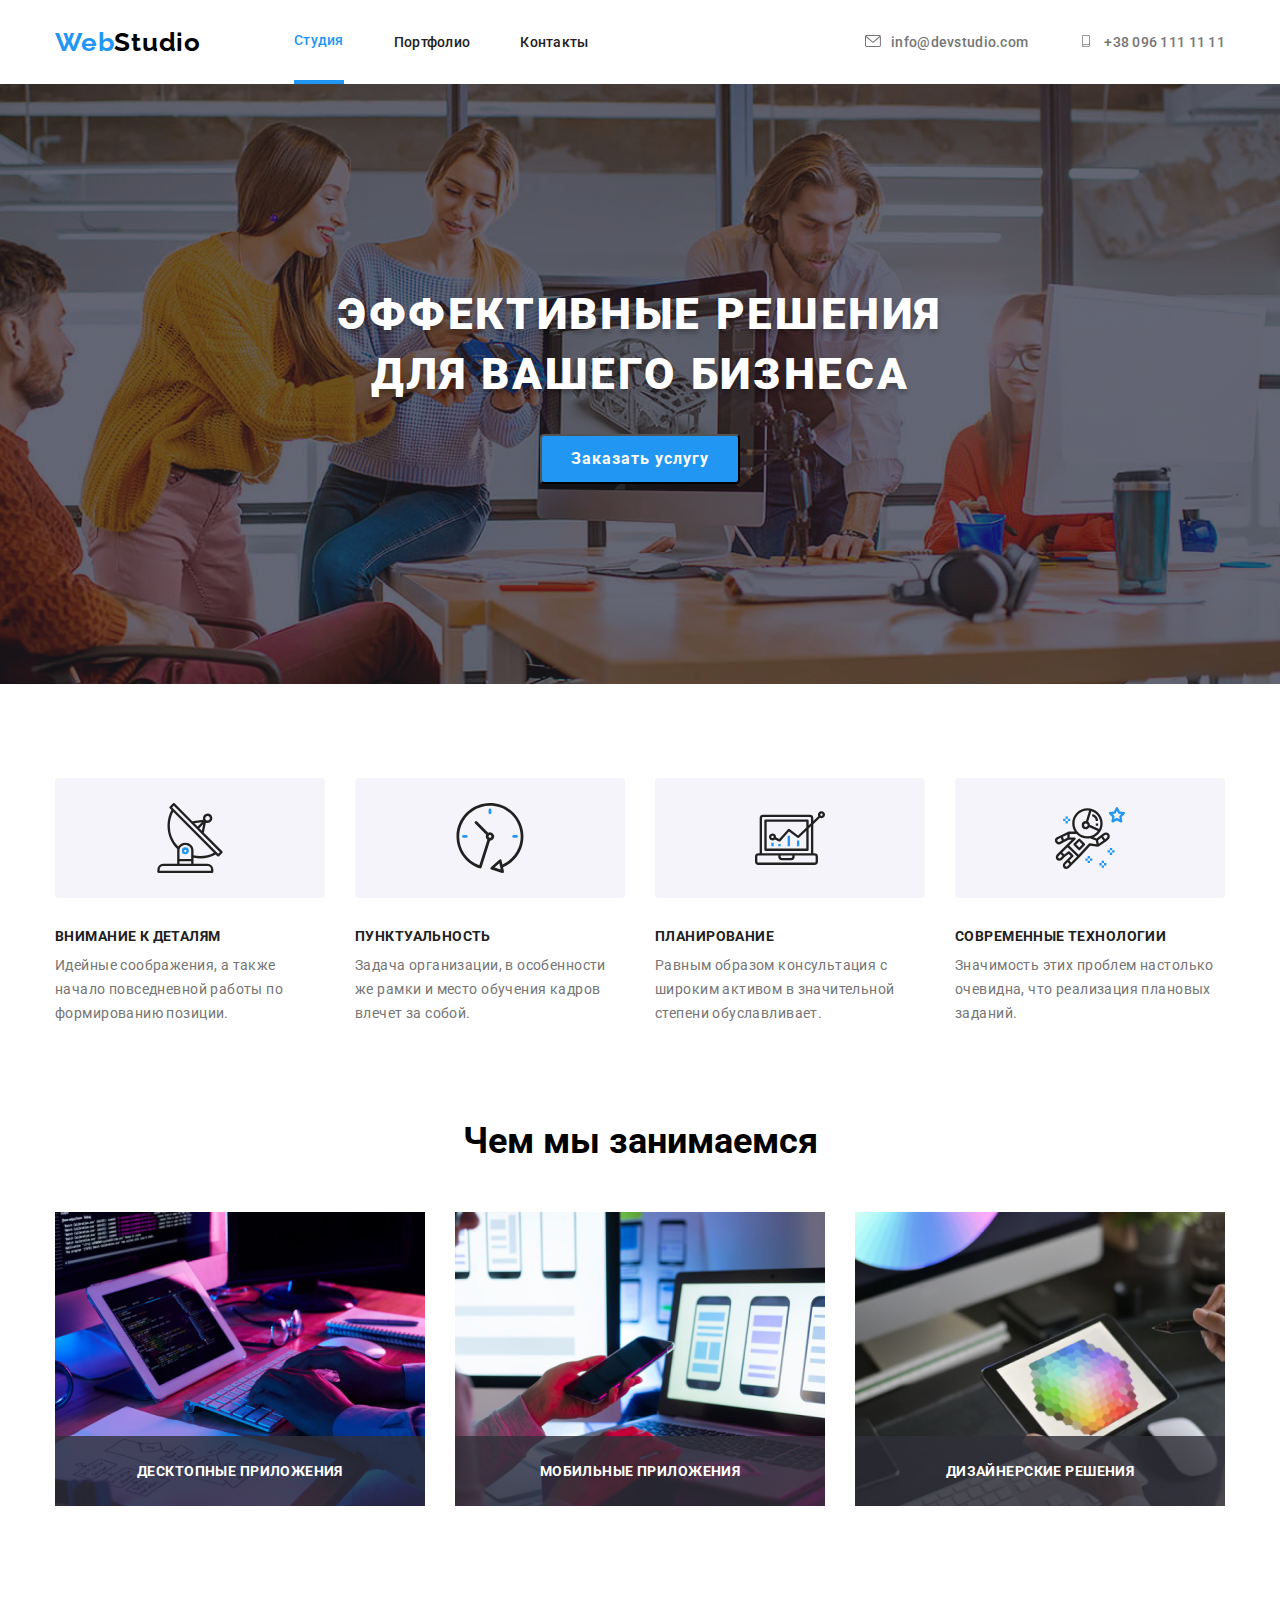
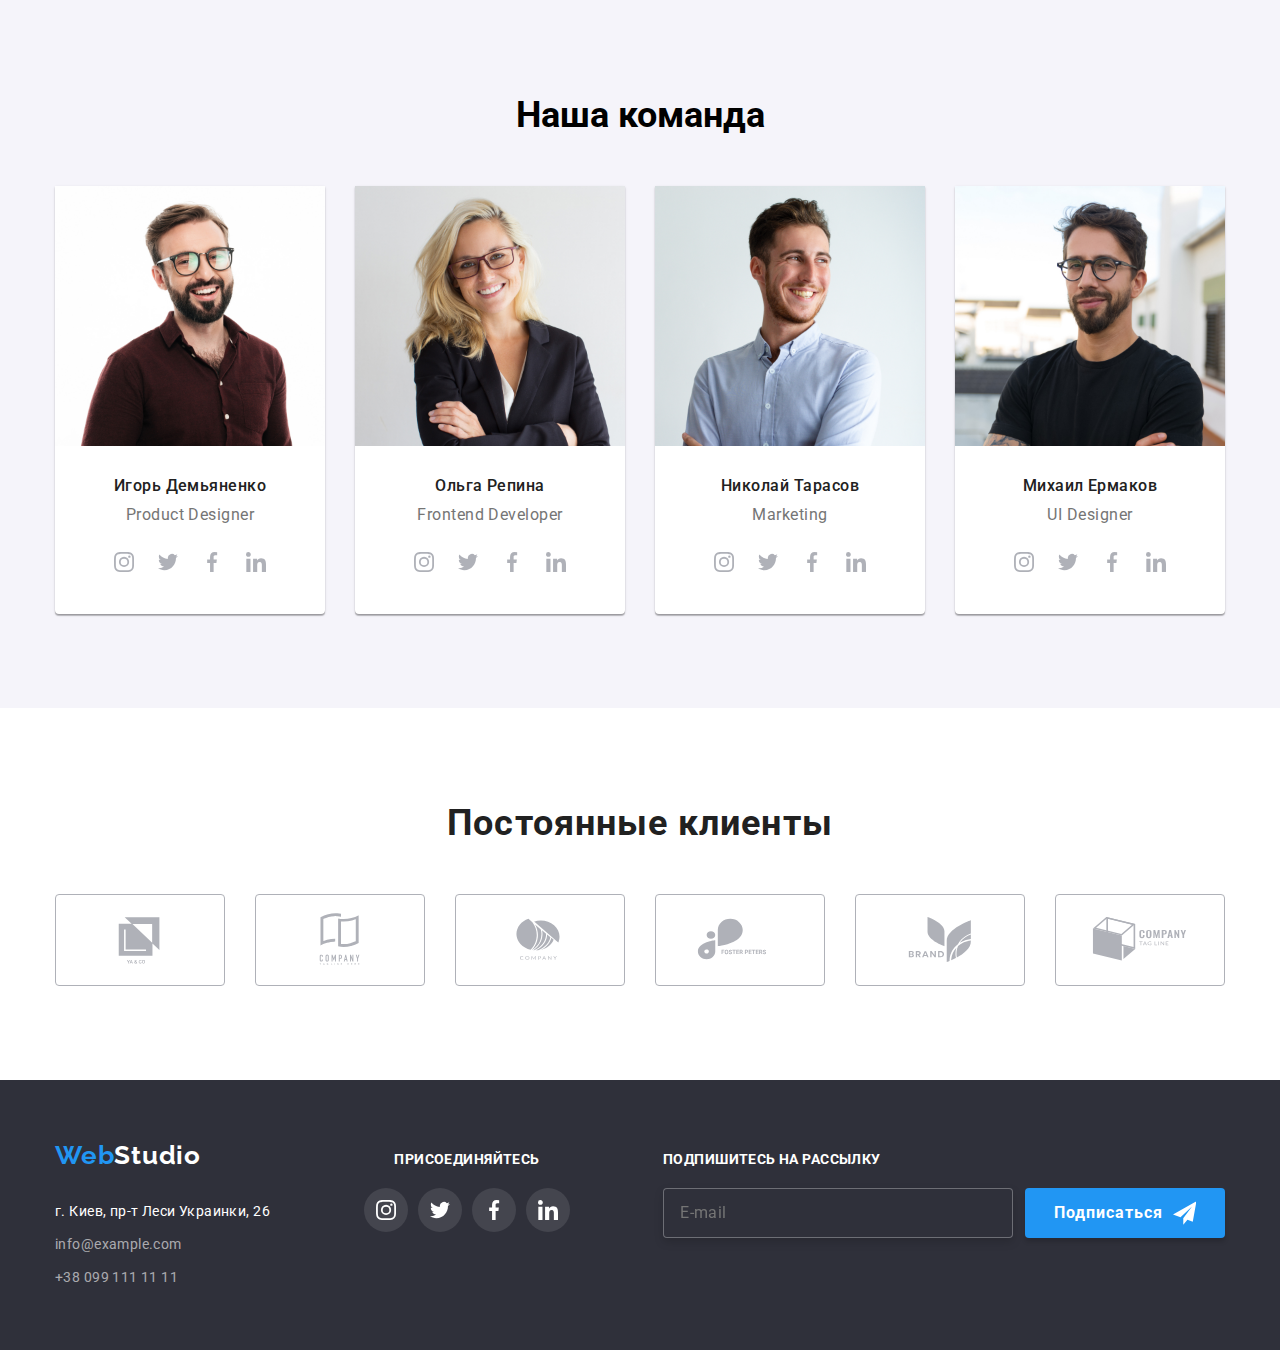
<file: index.html>
<!DOCTYPE html>
<html lang="en">
<head>
    <meta charset="UTF-8">
    <meta http-equiv="X-UA-Compatible" content="IE=edge">
    <meta name="viewport" content="width=device-width, initial-scale=1.0">
    <title>Студия</title>
    <link rel="preconnect" href="https://fonts.googleapis.com">
    <link rel="preconnect" href="https://fonts.gstatic.com" crossorigin>
    <link href="https://fonts.googleapis.com/css2?family=Raleway:wght@700&display=swap" rel="stylesheet">
    <link rel="preconnect" href="https://fonts.googleapis.com">
    <link rel="preconnect" href="https://fonts.gstatic.com" crossorigin>
    <link rel="stylesheet" href="./css/normalize.css">
    <link rel="stylesheet" href="./sass/main.min.css">
    <link rel="stylesheet" href="./sass/main.min.css.map">
<link rel="preconnect" href="https://fonts.googleapis.com">
<link rel="preconnect" href="https://fonts.gstatic.com" crossorigin>
<link href="https://fonts.googleapis.com/css2?family=Roboto:ital,wght@0,100;0,300;0,400;0,500;0,700;0,900;1,100;1,300;1,400;1,500;1,700;1,900&display=swap" rel="stylesheet">
</head>
<body>
    <header class="header">
                        <div class="container header__container" >
                            <nav>
            <div class="header__logo">
                <a href="./index.html" class="header__logo-link"><span class="header__logo-text">Web</span>Studio</a>
            </div>
            
            <ul class="header__list-item" tabindex="0">
                <li class="header__item header__item-exception"><a href="./index.html" class="header__item-link header__active-page" tabindex="0">Студия</a></li>
                <li class="header__item"><a href="./portfolio.html" class="header__item-link" tabindex="0">Портфолио</a></li>
                <li class="header__item"><a href="" class="header__item-link c1 st" tabindex="0">Контакты</a></li>
            </ul>
        </nav>

        <ul class="header__contact-list">
            <li class="header__mail header__contact-list-item" tabindex="0"><a href="mailto:info@devstudio.com" class="" tabindex="0"><svg class="header__contact-list-item-icon" width="16px"
                height="12px">
                <use href="./images/icons.svg#icon-envelope"></use>
            </svg>info@devstudio.com</a></li>
            <li class="header__telephone header__contact-list-item" tabindex="0"><a href="tel:+380961111111" class="" tabindex="0"><svg class="header__contact-list-item-icon" width="16px" height="12px">
                <use href="./images/icons.svg#icon-smartphone"></use>
            </svg>+38 096 111 11 11</a></li>
        </ul>        
            </div>
    


    </header>
    <main>
        <section class="section-one marg back1">
                         <div class="container">
                        

             <h1 class="section-one__title">Эффективные решения для вашего бизнеса </h1>
            <button type="button" class="section-one__order-button" data-modal-open>Заказать услугу</button>    
            </div>
    
            </div>


        </section>

        <section class="section-two marg">
                            <div class="container">
            
            <ul class="section-two__list-benefits">
                
                <li class="section-two__list-benefits-item">
                    <div class="section-two__list-benefits-item-svg">
                                        <svg class="section-two__list-benefits-item-svg-pref-icon" width="70px" height="70px">
                        <use href="./images/icons.svg#icon-antenna"></use>
                    </svg>    
                    </div>

                    <h3 class="section-two__list-benefits-item-title">Внимание к деталям</h3>
                    <p class="section-two__list-benefits-item-text">Идейные соображения, а также начало повседневной работы по формированию позиции.</p>
                  </li>
                  <li class="section-two__list-benefits-item">
                    <div class="section-two__list-benefits-item-svg">
                                        <svg class="section-two__list-benefits-item-svg-pref-icon" width="70px" height="70px">
                        <use href="./images/icons.svg#icon-clock"></use>
                    </svg>    
                    </div>

                    <h3 class="section-two__list-benefits-item-title">Пунктуальность</h3>
                    <p class="section-two__list-benefits-item-text">
                      Задача организации, в особенности же рамки и место обучения кадров влечет за собой.
                    </p>
                  </li>
                  <li class="section-two__list-benefits-item">
                    <div class="section-two__list-benefits-item-svg">
                                        <svg class="section-two__list-benefits-item-svg-pref-icon" width="70px" height="70px">
                        <use href="./images/icons.svg#icon-diagram"></use>
                    </svg>    
                    </div>

                    <h3 class="section-two__list-benefits-item-title">Планирование</h3>
                    <p class="section-two__list-benefits-item-text">
                      Равным образом консультация с широким активом в значительной степени обуславливает.
                    </p>
                  </li>
                  <li class="section-two__list-benefits-item">
                    <div class="section-two__list-benefits-item-svg">
                                        <svg class="section-two__list-benefits-item-svg-pref-icon" width="70px" height="70px">
                        <use href="./images/icons.svg#icon-astronaut"></use>
                    </svg>    
                    </div>

                    <h3 class="section-two__list-benefits-item-title">Современные технологии</h3>
                    <p class="section-two__list-benefits-item-text">Значимость этих проблем настолько очевидна, что реализация плановых заданий.</p>
                  </li>
            </ul>    
            </div>
                
            </div>

        </section>
        <section class="section-three marg what-we-do">
                         <div class="container">
                         
       <h2 class="section-three__title">Чем мы занимаемся</h2>
                   
             <ul class="section-three__list-image">
                <li class="section-three__list-image-item">
                <img src="images/img7.png" alt="написание кода" class="section-three__list-image-item-image">
                <p class="section-three__list-image-item-signature">Десктопные приложения</p>
                </li>
                <li class="section-three__list-image-item">
                    <img src="images/img3.png" alt="разработка дизайна мобильных приложений" class="section-three__list-image-item-image">
                <p class="section-three__list-image-item-signature">МОБИЛЬНЫЕ ПРИЛОЖЕНИЯ</p>
                </li>
                <li class="section-three__list-image-item">
                    <img src="images/img1.png" alt="работа с изображением" class="section-three__list-image-item-image">
                    <p class="section-three__list-image-item-signature">ДИЗАЙНЕРСКИЕ РЕШЕНИЯ</p>
                </li>
            </ul>   
            </div>
            
    </div>   
            </div>
   

        </section>


        <section class="section-four marg">
                         <div class="container">
                         
            <h2>Наша команда</h2>
            <ul class="section-four__team-list">
            <li class="section-four__team-list-item">
                <div class="section-four__team-list-item-card">
<img src="images/img6.jpg" alt="Игорь Демьяненко" width="270"><h3 class="isk section-four__team-list-item-card-name">Игорь Демьяненко</h3><p class="section-four__team-list-item-card-text">Product Designer</p><div class="section-four__team-list-item-card-social-links">
                <ul class="section-four__team-list-item-card-links">
                    <li class="section-four__team-list-item-card-links-svg">
                        <a class="sli" href="">
                            <svg class="section-four__team-list-item-card-links-icon" width="20px" height="20px">
                                <use href="./images/icons.svg#icon-insta"> </use>
                            </svg>
                        </a>
                    </li>
                    <li class="section-four__team-list-item-card-links-svg">
                        <a class="sli" href=""><svg class="section-four__team-list-item-card-links-icon" width="20px" height="20px">
                                <use href="./images/icons.svg#icon-twitter"> </use>
                            </svg></a>
                    </li>
                    <li class="section-four__team-list-item-card-links-svg">
                        <a class="sli" href=""><svg class="section-four__team-list-item-card-links-icon" width="20px" height="20px">
                                <use href="./images/icons.svg#icon-fb"> </use>
                            </svg></a>
                    </li>
                    <li class="section-four__team-list-item-card-links-svg">
                        <a class="sli" href=""><svg class="section-four__team-list-item-card-links-icon" width="20px" height="20px">
                                <use href="./images/icons.svg#icon-linkd"> </use>
                            </svg></a>
                    </li>
                </ul>
            </div>
                </div>
                </li>
           
               <div class="class1">
                <div class="section-four__team-list-item-card">
                 <li class="section-four__team-list-item">
                    <img src="images/img2.jpg" alt="Ольга Репина" width="270">
                    <h3 class="isk section-four__team-list-item-card-name">Ольга Репина</h3>
                    <p class="section-four__team-list-item-card-text">Frontend Developer</p>
                    <div class="section-four__team-list-item-card-social-links">
                <ul class="section-four__team-list-item-card-links">
                    <li class="section-four__team-list-item-card-links-svg">
                        <a class="sli" href="">
                            <svg class="section-four__team-list-item-card-links-icon" width="20px" height="20px">
                                <use href="./images/icons.svg#icon-insta"> </use>
                            </svg>
                        </a>
                    </li>
                    <li class="section-four__team-list-item-card-links-svg">
                        <a class="sli" href=""><svg class="section-four__team-list-item-card-links-icon" width="20px" height="20px">
                                <use href="./images/icons.svg#icon-twitter"> </use>
                            </svg></a>
                    </li>
                    <li class="section-four__team-list-item-card-links-svg">
                        <a class="sli" href=""><svg class="section-four__team-list-item-card-links-icon" width="20px" height="20px">
                                <use href="./images/icons.svg#icon-fb"> </use>
                            </svg></a>
                    </li>
                    <li class="section-four__team-list-item-card-links-svg">
                        <a class="sli" href=""><svg class="section-four__team-list-item-card-links-icon" width="20px" height="20px">
                                <use href="./images/icons.svg#icon-linkd"> </use>
                            </svg></a>
                    </li>
                </ul>
            </div>
               </div>
               </div>
                
                 </li>
            <li class="section-four__team-list-item">
                <div class="section-four__team-list-item-card">
                <img src="images/img4.jpg" alt="Николай Тарасов" width="270"><h3 class="isk section-four__team-list-item-card-name">Николай Тарасов</h3><p class="section-four__team-list-item-card-text">Marketing</p><div class="section-four__team-list-item-card-social-links">
                <ul class="section-four__team-list-item-card-links">
                    <li class="section-four__team-list-item-card-links-svg">
                        <a class="sli" href="">
                            <svg class="section-four__team-list-item-card-links-icon" width="20px" height="20px">
                                <use href="./images/icons.svg#icon-insta"> </use>
                            </svg>
                        </a>
                    </li>
                    <li class="section-four__team-list-item-card-links-svg">
                        <a class="sli" href=""><svg class="section-four__team-list-item-card-links-icon" width="20px" height="20px">
                                <use href="./images/icons.svg#icon-twitter"> </use>
                            </svg></a>
                    </li>
                    <li class="section-four__team-list-item-card-links-svg">
                        <a class="sli" href=""><svg class="section-four__team-list-item-card-links-icon" width="20px" height="20px">
                                <use href="./images/icons.svg#icon-fb"> </use>
                            </svg></a>
                    </li>
                    <li class="section-four__team-list-item-card-links-svg">
                        <a class="sli" href=""><svg class="section-four__team-list-item-card-links-icon" width="20px" height="20px">
                                <use href="./images/icons.svg#icon-linkd"> </use>
                            </svg></a>
                    </li>
                </ul>
            </div>    
                </div>
                </li>
            <li class="section-four__team-list-item">
                <div class="section-four__team-list-item-card">
<img src="images/img5.jpg" alt="Михаил Ермаков" width="270"><h3 class="isk section-four__team-list-item-card-name">Михаил Ермаков</h3><p class="section-four__team-list-item-card-text">UI Designer</p><div class="section-four__team-list-item-card-social-links">
                <ul class="section-four__team-list-item-card-links">
                    <li class="section-four__team-list-item-card-links-svg">
                        <a class="sli" href="">
                            <svg class="section-four__team-list-item-card-links-icon" width="20px" height="20px">
                                <use href="./images/icons.svg#icon-insta"> </use>
                            </svg>
                        </a>
                    </li>
                    <li class="section-four__team-list-item-card-links-svg">
                        <a class="sli" href="" ><svg class="section-four__team-list-item-card-links-icon" width="20px" height="20px">
                                <use href="./images/icons.svg#icon-twitter"> </use>
                            </svg></a>
                    </li>
                    <li class="section-four__team-list-item-card-links-svg">
                        <a class="sli" href=""><svg class="section-four__team-list-item-card-links-icon" width="20px" height="20px">
                                <use href="./images/icons.svg#icon-fb"> </use>
                            </svg></a>
                    </li>
                    <li class="section-four__team-list-item-card-links-svg">
                        <a class="sli" href=""><svg class="section-four__team-list-item-card-links-icon" width="20px" height="20px">
                                <use href="./images/icons.svg#icon-linkd"> </use>
                            </svg></a>
                    </li>
                </ul>
            </div></li> 
            </ul>    
            </div>
               
                </div>
                
            </div>
   

        </section>

        <section class="section-five marg">
            <div class="container">
                <h2 class="section-five__title">Постоянные клиенты</h2>
                
                <ul class="section-five__clients-list">
                    <li class="section-five__clients-list-item">
                        <a class="section-five__clients-list-item-company-link" href=""><svg class="section-five__clients-list-item-company-link-icon-client" width="106px" height="60px">
                                <use href="./images/icons.svg#icon-client-1"></use>
                            </svg></a>
                    </li>
                    <li class="section-five__clients-list-item">
                        <a class="section-five__clients-list-item-company-link" href=""><svg class="section-five__clients-list-item-company-link-icon-client" width="106px" height="60px">
                                <use href="./images/icons.svg#icon-client-2"></use>
                            </svg></a>
                    </li>
                    <li class="section-five__clients-list-item">
                        <a class="section-five__clients-list-item-company-link" href=""><svg class="section-five__clients-list-item-company-link-icon-client" width="106px" height="60px">
                                <use href="./images/icons.svg#icon-client-3"></use>
                            </svg></a>
                    </li>
                    <li class="section-five__clients-list-item">
                        <a class="section-five__clients-list-item-company-link" href=""><svg class="section-five__clients-list-item-company-link-icon-client" width="106px" height="60px">
                                <use href="./images/icons.svg#icon-client-4"></use>
                            </svg></a>
                    </li>
                    <li class="section-five__clients-list-item">
                        <a class="section-five__clients-list-item-company-link" href=""><svg class="section-five__clients-list-item-company-link-icon-client" width="106px" height="60px">
                                <use href="./images/icons.svg#icon-client-5"></use>
                            </svg></a>
                    </li>
                    <li class="section-five__clients-list-item">
                        <a class="section-five__clients-list-item-company-link" href=""><svg class="section-five__clients-list-item-company-link-icon-client" width="106px" height="60px">
                                <use href="./images/icons.svg#icon-client-6"></use>
                            </svg></a>
                    </li>
                </ul>
            </div>
   
                </div>
                
        </section>
        
    </main>

    <footer class="footer">
        
        <div  class="container fk1">
            <div class="footer__all-content">
              
              
                    <div class="footer__content">
                        <div class="footer__level-controller">
                         <div>
                         <a href="./index.html" class="footer__logo-link"><span class="footer__logo-text">Web</span><span class="footer__logo-text-two-partition">Studio</span></a>
        <address class="footer__contacts">
                 <p class="footer__contacts-location">г. Киев, пр-т Леси Украинки, 26</p>
        <a href="mailto:info@example.com" class="footer__contacts-link">info@example.com</a>
        <a href="tel:+38 099 111 11 11" class="footer__contacts-link">+38 099 111 11 11</a>   
        </address>      
                        </div>
                 
                   
                     <div class="footer__social">
                <h2 class="footer__social-title">присоединяйтесь</h2>
                <ul class="footer__social-links">
                    <li class="footer__social-links-item">
                        <a class="footer__social-links-item-link" href="">
                            <svg class="footer__social-links-item-link-icon" width="20px" height="20px">
                                <use href="./images/icons.svg#icon-insta"> </use>
                            </svg>
                        </a>
                    </li>
                    <li class="footer__social-links-item">
                        <a class="footer__social-links-item-link" href=""><svg class="footer__social-links-item-link-icon" width="20px" height="20px">
                                <use href="./images/icons.svg#icon-twitter"> </use>
                            </svg></a>
                    </li>
                    <li class="footer__social-links-item">
                        <a class="footer__social-links-item-link" href=""><svg class="footer__social-links-item-link-icon" width="20px" height="20px">
                                <use href="./images/icons.svg#icon-fb"> </use>
                            </svg></a>
                    </li>
                    <li class="footer__social-links-item">
                        <a class="footer__social-links-item-link" href=""><svg class="footer__social-links-item-link-icon" width="20px" height="20px">
                                <use href="./images/icons.svg#icon-linkd"> </use>
                            </svg></a>
                    </li>
                </ul>   
                        </div>
                        
            </div>
           
                
                            
            </div>    
            </div>

            
        
            <div class="footer__subscribe">
                <h2 class="footer__subscribe-title">Подпишитесь на рассылку</h2>
                <ul>
                    <li class="footer__subscribe-item">
                        <form class="footer__subscribe-item-form">
                            <label class="footer__subscribe-item-label" for="subscribe-e-mail"></label>
                            <input class="footer__subscribe-item-input" type="email" name="subscribe-e-mail" id="subscribe-e-mail"
                                placeholder="E-mail">
                            <button class="footer__subscribe-item-button" type="submit">Подписаться
                                <svg class="footer__subscribe-item-button-svg"><use href="./images/icons.svg#icon-send"> </use> </svg>
                            </button>
                        </form>
                    </li>
                </ul>
            </div>
        </div>
    </footer>
        </div>    

    </footer>

    <div class="backdrop is-hidden" data-modal>
        <div class="modal">
            <button class="modal__close-button" type="button" data-modal-close>
            <div class="modal_circle">            
                   <svg class="modal__close-button-svg"><use href="./images/icons.svg#icon-close"></use></svg>
            </div></button>
            <h2 class="modal__title">Оставьте свои данные, мы вам перезвоним</h2>
            <form class="modal__form" autocomplete="on">
                <div class="modal__form-field">
                    <label for="name" class="modal__form-field-form-label">Имя</label>
                    <div class="modal__position">
                        <input type="text" id="name" class="modal__form-field-form-input">
                        <svg class="modal__form-field-icon" width="18px" height="18px">
                            <use href="./images/icons.svg#icon-person"></use>
                        </svg>
                    </div>
                </div>
                <div class="modal__form-field">
                    <label for="tel" class="modal__form-field-form-label">Телефон</label>
                    <div class="modal__position">
                        <input type="tel" id="tel" class="modal__form-field-form-input">
                        <svg class="modal__form-field-icon" width="18px" height="18px">
                            <use href="./images/icons.svg#icon-phone"></use>
                        </svg>
                    </div>
                </div>
                <div class="modal__form-field">
                    <label for="email" class="modal__form-field-form-label">Почта</label>
                    <div class="modal__position">
                        <input type="email" id="email" class="modal__form-field-form-input">
                        <svg class="modal__form-field-icon" width="18px" height="18px">
                            <use href="./images/icons.svg#icon-email"></use>
                        </svg>
                    </div>
                </div>
                <div class="modal__form-textarea">
                    <label for="comment" class="modal__form-field-form-label">Комментарий</label>
                    <textarea class="textarea-input" name="comment" id="comment" placeholder="Введите текст"></textarea>
                </div>
                <div class="modal__form-textarea-policy">
                    <label for="policy" class="modal__form-textarea-policy-input">
                        <div class="modal__form-textarea-check-control">
                            <input type="checkbox" id="policy" class="modal__form-textarea-checkbox">
                            <svg width="16" height="15" class="modal__form-textarea-policy-icon" aria-hidden="true">
                                <use href="./images/icons.svg#icon-check"></use>
                            </svg>
                        </div>
                        <p class="modal__terms">Соглашаюсь с рассылкой и принимаю <a class="modal__terms-link" href="">Условия
                                договора</a></p>
                    </label>
                    
                </div>
                <button class="modal__button-submit" type="submit">Отправить</button>
            </form>
        </div>
    </div>
    <script src="./js/modal.js"></script>
</body>
</html>
</file>
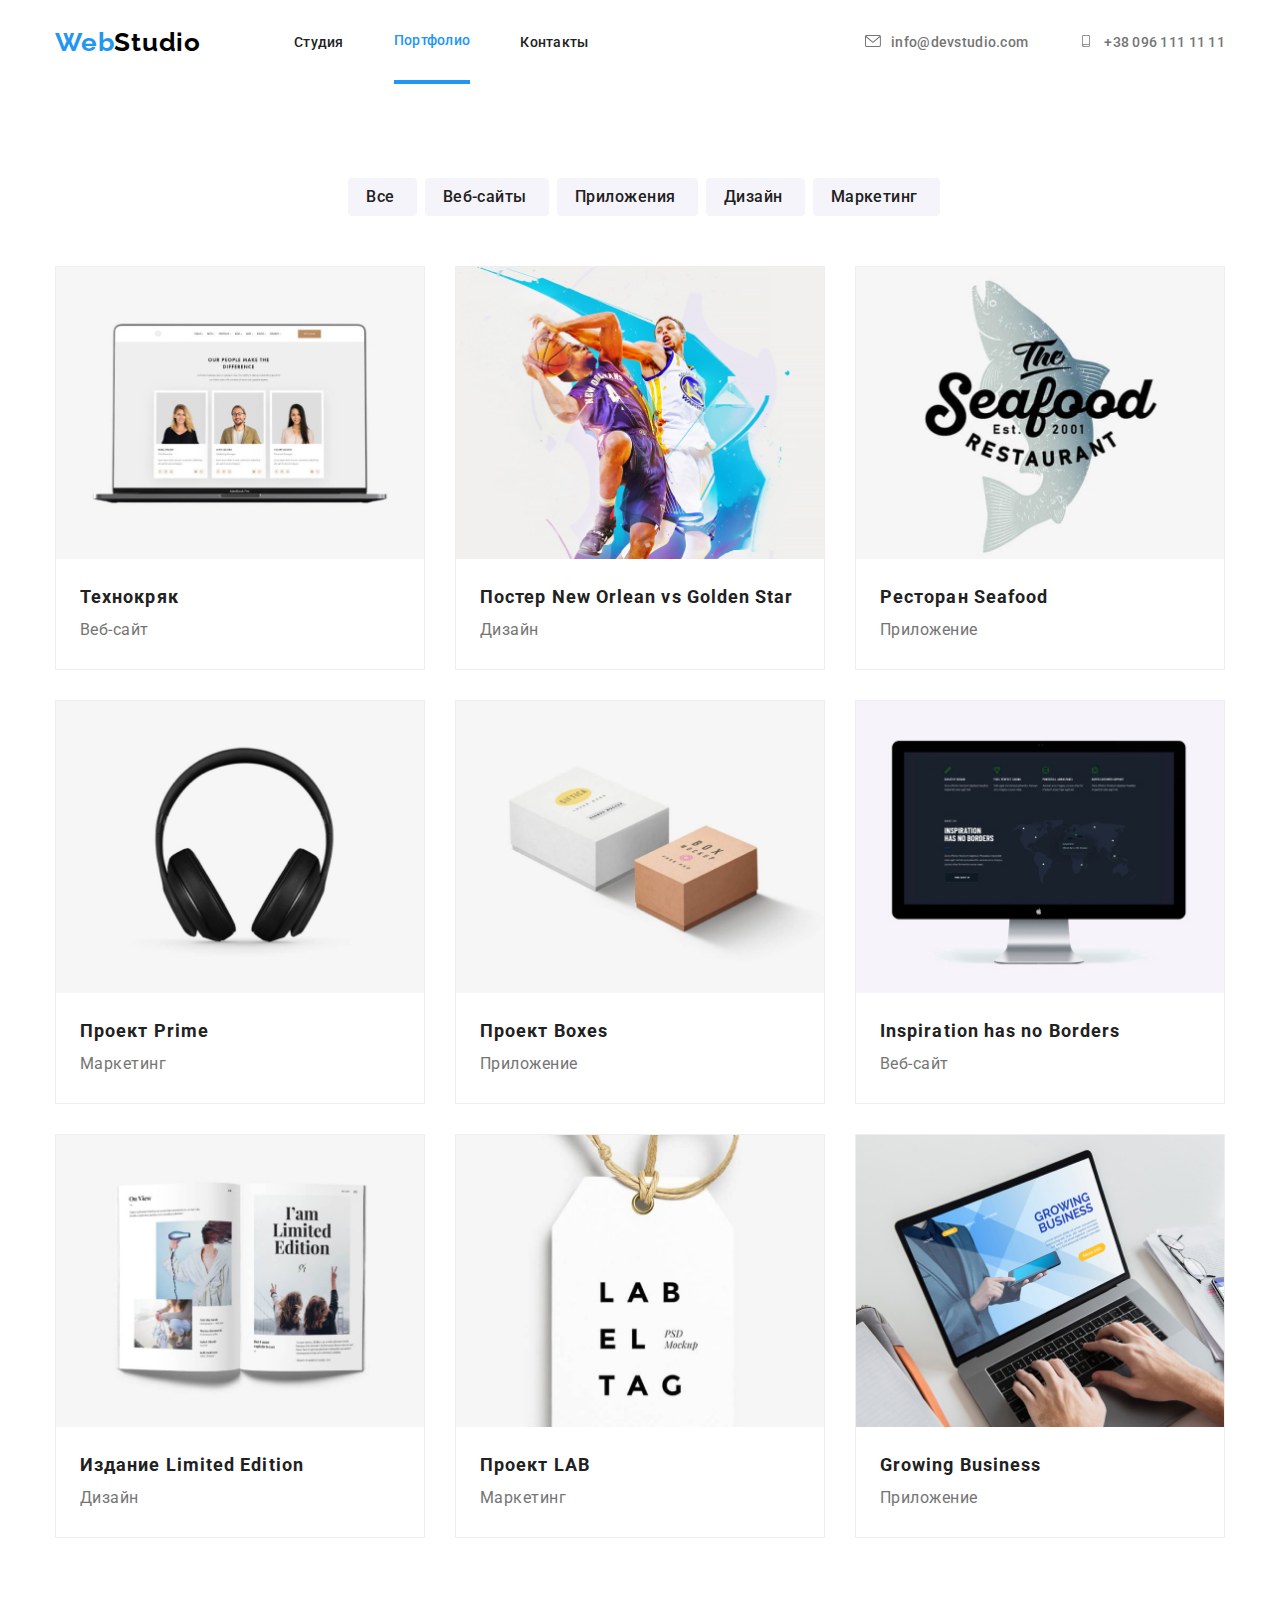
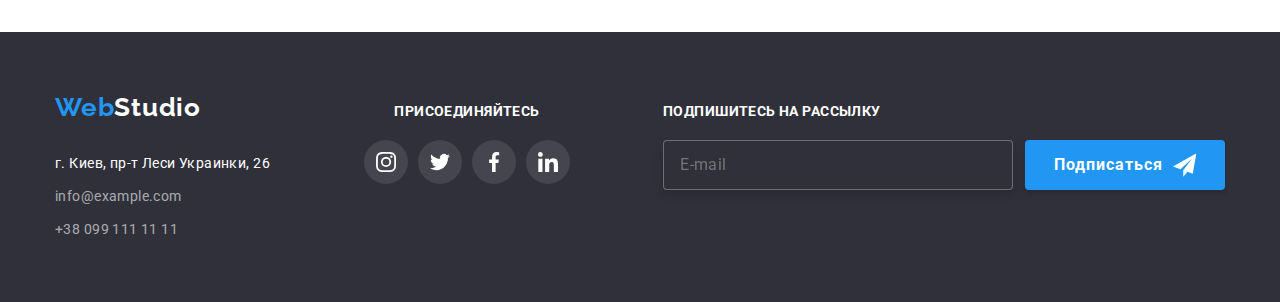
<file: portfolio.html>
<!DOCTYPE html>
<html lang="en">
<head>
    <meta charset="UTF-8">
    <meta http-equiv="X-UA-Compatible" content="IE=edge">
    <meta name="viewport" content="width=device-width, initial-scale=1.0">
    <title>Портфолио</title>
    <link rel="stylesheet" href="./css/normalize.css">
    <link rel="stylesheet" href="./sass/main.min.css">
    <link rel="stylesheet" href="./sass/main.min.css.map">
    <link rel="preconnect" href="https://fonts.googleapis.com">
    <link rel="preconnect" href="https://fonts.gstatic.com" crossorigin>
    <link href="https://fonts.googleapis.com/css2?family=Raleway:wght@700&display=swap" rel="stylesheet">
    <link rel="preconnect" href="https://fonts.googleapis.com">
    <link rel="preconnect" href="https://fonts.gstatic.com" crossorigin>
<link href="https://fonts.googleapis.com/css2?family=Roboto:ital,wght@0,100;0,300;0,400;0,500;0,700;0,900;1,100;1,300;1,400;1,500;1,700;1,900&display=swap" rel="stylesheet">
</head>
<body>
    <header class="header">
        <div class="container header__container" >
            <nav>
<div class="header__logo">
<a href="./index.html" class="header__logo-link"><span class="header__logo-text">Web</span>Studio</a>
</div>

<ul class="header__list-item" tabindex="0">
<li class="header__item header__item-exception"><a href="./index.html" class="header__item-link" tabindex="0">Студия</a></li>
<li class="header__item"><a href="./portfolio.html" class="header__item-link header__active-page" tabindex="0">Портфолио</a></li>
<li class="header__item"><a href="" class="header__item-link c1 st" tabindex="0">Контакты</a></li>
</ul>
</nav>

<ul class="header__contact-list">
<li class="header__mail header__contact-list-item" tabindex="0"><a href="mailto:info@devstudio.com" class="" tabindex="0"><svg class="header__contact-list-item-icon" width="16px"
height="12px">
<use href="./images/icons.svg#icon-envelope"></use>
</svg>info@devstudio.com</a></li>
<li class="header__telephone header__contact-list-item" tabindex="0"><a href="tel:+380961111111" class="" tabindex="0"><svg class="header__contact-list-item-icon" width="16px" height="12px">
<use href="./images/icons.svg#icon-smartphone"></use>
</svg>+38 096 111 11 11</a></li>
</ul>        
</div>



</header>
    <main>
        <section class="section-six">
             <div class="container">
                    <ul class="isk section-six__button-list">
                        <li>        <button type="button" class="section-six__button-list-item">Все</button></li>
                        <li>        <button type="button" class="section-six__button-list-item">Веб-сайты</button></li>
                        <li>        <button type="button" class="section-six__button-list-item">Приложения</button></li>
                        <li>        <button type="button" class="section-six__button-list-item">Дизайн</button></li>
                        <li><button type="button" class="section-six__button-list-item">Маркетинг</button></li>
                    </ul>





        
        <div class="section-six__images-container">

        <div class="section-six__images-container-content">
            <ul class="section-six__images-container-content-list-card">
                <li class="section-six__images-container-content-list-card-item" tabindex="0">
                    <div class="section-six__images-container-content-list-card-item-overlay">
<img src="./images/img8.jpg" alt="">
<p class="section-six__images-container-content-list-card-item-overlay-text">Ресурс предлагает комплексные предложения с разным уровнем
    функционала и
    сервисов.
    Все это позволит посетителю получить
    исчерпывающие сведения о компании или частном лице.</p>
                    </div>
            
            <div class="section-six__images-container-content-list-card-item-box">
            <p class="section-six__images-container-content-list-card-item-box-text">Технокряк</p>
            <p class="section-six__images-container-content-list-card-item-box-text-two">Веб-сайт</p>    
            </div>
            
        </li>
                <li class="section-six__images-container-content-list-card-item" tabindex="0">
                    <div class="section-six__images-container-content-list-card-item-overlay">
                                 <img src="./images/img9.jpg" alt="">
                                 <p class="section-six__images-container-content-list-card-item-overlay-text">Ресурс предлагает комплексные предложения с разным уровнем
                                    функционала и
                                    сервисов.
                                    Все это позволит посетителю получить
                                    исчерпывающие сведения о компании или частном лице.</p>   
                    </div>

            <div class="section-six__images-container-content-list-card-item-box">
            <p class="section-six__images-container-content-list-card-item-box-text">Постер New Orlean vs Golden Star</p>
            <p class="section-six__images-container-content-list-card-item-box-text-two">Дизайн</p>    
            </div>
             
        </li>
                <li class="section-six__images-container-content-list-card-item" tabindex="0">
                    <div class="section-six__images-container-content-list-card-item-overlay">
            <img src="./images/img10.jpg" alt="">
            <p class="section-six__images-container-content-list-card-item-overlay-text">Ресурс предлагает комплексные предложения с разным уровнем
                функционала и
                сервисов.
                Все это позволит посетителю получить
                исчерпывающие сведения о компании или частном лице.</p>
                    </div>
            <div class="section-six__images-container-content-list-card-item-box">
            <p class="section-six__images-container-content-list-card-item-box-text">Ресторан Seafood</p>
            <p class="section-six__images-container-content-list-card-item-box-text-two">Приложение</p>    
            </div>
            
                </li>
            
            
                <li class="section-six__images-container-content-list-card-item" tabindex="0">
                    <div class="section-six__images-container-content-list-card-item-overlay">
                              <img src="./images/img11.jpg" alt="">
                              <p class="section-six__images-container-content-list-card-item-overlay-text">Ресурс предлагает комплексные предложения с разным уровнем
                                функционала и
                                сервисов.
                                Все это позволит посетителю получить
                                исчерпывающие сведения о компании или частном лице.</p>
                    </div>
            <div class="section-six__images-container-content-list-card-item-box">
             <p class="section-six__images-container-content-list-card-item-box-text">Проект Prime</p>
            <p class="section-six__images-container-content-list-card-item-box-text-two">Маркетинг</p>   
            </div>
            
                </li>
                <li class="section-six__images-container-content-list-card-item" tabindex="0">
                    <div class="section-six__images-container-content-list-card-item-overlay">
                                    <img src="./images/img12.jpg" alt="">
                                    <p class="section-six__images-container-content-list-card-item-overlay-text">Ресурс предлагает комплексные предложения с разным уровнем
                                        функционала и
                                        сервисов.
                                        Все это позволит посетителю получить
                                        исчерпывающие сведения о компании или частном лице.</p>
                    </div>
            <div class="section-six__images-container-content-list-card-item-box">
            <p class="section-six__images-container-content-list-card-item-box-text">Проект Boxes</p>
            <p class="section-six__images-container-content-list-card-item-box-text-two">Приложение</p>    
            </div>
            
                </li>
                <li class="section-six__images-container-content-list-card-item" tabindex="0">
                    <div class="section-six__images-container-content-list-card-item-overlay">
            <img src="./images/img13.jpg" alt="">
            <p class="section-six__images-container-content-list-card-item-overlay-text">Ресурс предлагает комплексные предложения с разным уровнем
                функционала и
                сервисов.
                Все это позволит посетителю получить
                исчерпывающие сведения о компании или частном лице.</p>
                    </div>
            <div class="section-six__images-container-content-list-card-item-box">
            <p class="section-six__images-container-content-list-card-item-box-text">Inspiration has no Borders</p>
            <p class="section-six__images-container-content-list-card-item-box-text-two">Веб-сайт</p>    
            </div>
               
                </li class="section-six__images-container-content-list-card-item" tabindex="0">
            
                <li class="section-six__images-container-content-list-card-item notlipo" tabindex="0">
                    <div class="section-six__images-container-content-list-card-item-overlay">
            <img src="./images/img14.jpg" alt="">
            <p class="section-six__images-container-content-list-card-item-overlay-text">Ресурс предлагает комплексные предложения с разным уровнем
                функционала и
                сервисов.
                Все это позволит посетителю получить
                исчерпывающие сведения о компании или частном лице.</p>
                    </div>
            <div class="section-six__images-container-content-list-card-item-box">
            <p class="section-six__images-container-content-list-card-item-box-text">Издание Limited Edition</p>
            <p class="section-six__images-container-content-list-card-item-box-text-two">Дизайн</p>    
            </div>
                            
                </li>
                <li class="section-six__images-container-content-list-card-item notlipo" tabindex="0">
                    <div class="section-six__images-container-content-list-card-item-overlay">
                                    <img src="./images/img15.jpg" alt="">
                                    <p class="section-six__images-container-content-list-card-item-overlay-text">Ресурс предлагает комплексные предложения с разным уровнем
                                        функционала и
                                        сервисов.
                                        Все это позволит посетителю получить
                                        исчерпывающие сведения о компании или частном лице.</p>
                    </div>
            <div class="section-six__images-container-content-list-card-item-box">
            <p class="section-six__images-container-content-list-card-item-box-text">Проект LAB</p>
            <p class="section-six__images-container-content-list-card-item-box-text-two">Маркетинг</p>    
            </div>
            
                </li>
                <li class="section-six__images-container-content-list-card-item notlipo" tabindex="0">
    <div class="section-six__images-container-content-list-card-item-overlay">
                    <img src="./images/img16.jpg" alt="">
                    <p class="section-six__images-container-content-list-card-item-overlay-text">Ресурс предлагает комплексные предложения с разным уровнем
                        функционала и
                        сервисов.
                        Все это позволит посетителю получить
                        исчерпывающие сведения о компании или частном лице.</p>

    </div>
            <div class="section-six__images-container-content-list-card-item-box">
            <p class="section-six__images-container-content-list-card-item-box-text">Growing Business</p>
            <p class="section-six__images-container-content-list-card-item-box-text-two">Приложение</p>     
            </div>
            
                </li>
            </ul>
            
        </div>
        </div>       
            </div>
                    
            </div>

            </div>
        </section>


    </main>
    <footer class="footer">
        
        <div  class="container fk1">
            <div class="footer__all-content">
              
              
                    <div class="footer__content">
                        <div class="footer__level-controller">
                         <div>
                         <a href="./index.html" class="footer__logo-link"><span class="footer__logo-text">Web</span><span class="footer__logo-text-two-partition">Studio</span></a>
        <address class="footer__contacts">
                 <p class="footer__contacts-location">г. Киев, пр-т Леси Украинки, 26</p>
        <a href="mailto:info@example.com" class="footer__contacts-link">info@example.com</a>
        <a href="tel:+38 099 111 11 11" class="footer__contacts-link">+38 099 111 11 11</a>   
        </address>      
                        </div>
                 
                   
                     <div class="footer__social">
                <h2 class="footer__social-title">присоединяйтесь</h2>
                <ul class="footer__social-links">
                    <li class="footer__social-links-item">
                        <a class="footer__social-links-item-link" href="">
                            <svg class="footer__social-links-item-link-icon" width="20px" height="20px">
                                <use href="./images/icons.svg#icon-insta"> </use>
                            </svg>
                        </a>
                    </li>
                    <li class="footer__social-links-item">
                        <a class="footer__social-links-item-link" href=""><svg class="footer__social-links-item-link-icon" width="20px" height="20px">
                                <use href="./images/icons.svg#icon-twitter"> </use>
                            </svg></a>
                    </li>
                    <li class="footer__social-links-item">
                        <a class="footer__social-links-item-link" href=""><svg class="footer__social-links-item-link-icon" width="20px" height="20px">
                                <use href="./images/icons.svg#icon-fb"> </use>
                            </svg></a>
                    </li>
                    <li class="footer__social-links-item">
                        <a class="footer__social-links-item-link" href=""><svg class="footer__social-links-item-link-icon" width="20px" height="20px">
                                <use href="./images/icons.svg#icon-linkd"> </use>
                            </svg></a>
                    </li>
                </ul>   
                        </div>
                        
            </div>
           
                
                            
            </div>    
            </div>

            
        
            <div class="footer__subscribe">
                <h2 class="footer__subscribe-title">Подпишитесь на рассылку</h2>
                <ul>
                    <li class="footer__subscribe-item">
                        <form class="footer__subscribe-item-form">
                            <label class="footer__subscribe-item-label" for="subscribe-e-mail"></label>
                            <input class="footer__subscribe-item-input" type="email" name="subscribe-e-mail" id="subscribe-e-mail"
                                placeholder="E-mail">
                            <button class="footer__subscribe-item-button" type="submit">Подписаться
                                <svg class="footer__subscribe-item-button-svg"><use href="./images/icons.svg#icon-send"> </use> </svg>
                            </button>
                        </form>
                    </li>
                </ul>
            </div>
        </div>
    </footer>
        </div>    

    </footer>
</body>
</html>
</file>
<file: sass/main.min.css>
html{box-sizing:border-box}*{box-sizing:inherit}*::after,*::before{box-sizing:inherit}h1,h2,h3,h4,h5,h6,p{margin:0}ul{list-style:none;padding-left:0;margin:0}a{text-decoration:none;color:inherit}img{display:block;max-width:100%;height:auto}address{font-style:normal}:root{--bg-body:#fff;--font-title:#212121;--accent:#2196f3;--font-p:#757575;--header-border:#ececec;--bg-order:#c4c4c4;--font-order:#fff;--font-active-button:#fff;--bg-hover-buton-order:#188ce8;--bg-our-team:#f5f4fa;--bg-footer:#2f303a;--footer-text:#fff;--footer-contacts:rgba(255, 255, 255, 0.6);--bg-button:#f5f4fa;--border-card:#eeeeee;--social-icon:#afb1b8;--backdrop:rgba(0, 0, 0, 0.2);--card-overlay:rgba(33, 150, 243, 0.9);--border-input:rgba(33, 33, 33, 0.2)}:root{--bg-body:#fff;--font-title:#212121;--accent:#2196f3;--font-p:#757575;--header-border:#ececec;--bg-order:#c4c4c4;--font-order:#fff;--font-active-button:#fff;--bg-hover-buton-order:#188ce8;--bg-our-team:#f5f4fa;--bg-footer:#2f303a;--footer-text:#fff;--footer-contacts:rgba(255, 255, 255, 0.6);--bg-button:#f5f4fa;--border-card:#eeeeee;--social-icon:#afb1b8}.header__item{font-family:"Roboto";font-style:normal;font-weight:500;font-size:14px;line-height:1.143;letter-spacing:.02em;color:#212121;text-decoration:none}.header__logo-text,.footer__logo-text{font-family:"Raleway";font-style:normal;font-weight:700;font-size:26px;line-height:1.192;letter-spacing:.03em;color:#2196f3;text-decoration:none}.header__item-link,.header__list-item{font-family:"Roboto";font-style:normal;font-weight:500;font-size:14px;line-height:1.143;letter-spacing:.02em;color:#212121;text-decoration:none;display:flex;justify-content:space-between;margin:0;padding:0;transition:color 250ms cubic-bezier(0.4, 0, 0.2, 1)}.header__item-link:hover,.header__list-item:hover,.-link:focus{font-family:"Roboto";font-style:normal;font-weight:500;font-size:14px;line-height:1.143;letter-spacing:.02em;color:#2196f3}.header__mail{font-family:"Roboto";font-style:normal;font-weight:500;font-size:14px;line-height:1.143;letter-spacing:.02em;color:#757575;transition:color 250ms cubic-bezier(0.4, 0, 0.2, 1)}.header__mail:hover,.header__mail:focus{font-family:"Roboto";font-style:normal;font-weight:500;font-size:14px;line-height:16px;letter-spacing:.02em;color:#2196f3;fill:#2196f3}.header__telephone{font-family:"Roboto";font-style:normal;font-weight:500;font-size:14px;line-height:1.143;letter-spacing:.02em;color:#757575;transition:color 250ms cubic-bezier(0.4, 0, 0.2, 1)}.header__telephone:hover,.header__telephone:focus{font-family:"Roboto";font-style:normal;font-weight:500;font-size:14px;line-height:16px;letter-spacing:.02em;color:#2196f3;fill:#2196f3}.header__mail:hover,.header__mail:focus{font-family:"Roboto";font-style:normal;font-weight:500;font-size:14px;line-height:1.143;letter-spacing:.02em;color:#2196f3;fill:#2196f3}.header__telephone:hover{font-family:"Roboto";font-style:normal;font-weight:500;font-size:14px;line-height:1.143;letter-spacing:.02em;color:#2196f3;fill:#2196f3}.header__mail:hover .header__contact-list-item-icon,.header__telephone:hover .header__contact-list-item-icon,.header__mail:focus .header__contact-list-item-icon{fill:#2196f3}.header__telephone:focus{font-family:"Roboto";font-style:normal;font-weight:500;font-size:14px;line-height:1.143;letter-spacing:.02em;color:#2196f3;fill:#2196f3}.header__telephone:focus .header__contact-list-item-icon{fill:#2196f3}.header__contact-list-item{font-family:"Roboto";font-style:normal;font-weight:500;font-size:14px;line-height:1.143;letter-spacing:.02em;color:#757575;text-decoration:none;transition:color 250ms cubic-bezier(0.4, 0, 0.2, 1)}.header__contact-list-item:hover,.header__contact-list-item:focus{font-family:"Roboto";font-style:normal;font-weight:500;font-size:14px;line-height:16px;letter-spacing:.02em;color:#2196f3}.header__logo{display:inline}.header__logo-link,.footer__logo-link{color:#000;text-decoration:none;font-family:"Raleway";font-style:normal;font-weight:700;font-size:26px;line-height:1.19;letter-spacing:.03em;margin-right:93px}.header__logo,nav{display:flex;align-items:center}header{margin:0 auto}.header__item:not(.header__item-exception),.header__contact-list-item:not(.header__mail){margin-left:50px}.header__contact-list{display:flex;flex-direction:row}.header__container{display:flex;align-items:center}.header__contact-list-item-icon{margin-right:10px;fill:var(--font-p)}.borderheader{border-bottom:1px solid #ececec}.header__active-page{color:#2196f3;border-bottom:4px solid #2196f3}.header__active-page::after{border-bottom:4px solid #2196f3}.header__list-item .header__item-link{display:block;padding-bottom:32px;padding-top:32px}.section-one__title{font-family:"Roboto";font-style:normal;font-weight:900;font-size:44px;line-height:1.364;text-align:center;letter-spacing:.06em;text-transform:uppercase;color:#fff;text-shadow:0px 4px 4px rgba(0,0,0,.25);width:696px}.section-one__order-button{background:#2196f3;box-shadow:0px 4px 4px rgba(0,0,0,.15);border-radius:4px;font-family:"Roboto";font-style:normal;font-weight:700;font-size:16px;line-height:1.875;width:200px;height:50px;text-align:center;align-items:center;letter-spacing:.06em;color:#fff;flex-direction:row}.section-one{align-items:center;text-align:center}.section-one{display:flex;flex-direction:column;justify-content:center}.section-one{padding-top:200px;padding-bottom:200px}.section-one{margin-left:auto;margin-right:auto}.section-one__title{margin-bottom:30px}.section-two__list-benefits-item-text{font-family:"Roboto";font-style:normal;font-weight:400;font-size:14px;line-height:1.714;letter-spacing:.03em;color:#757575;padding-top:10px}.section-two__list-benefits{display:flex}.section-two__list-benefits-item-title{font-family:"Roboto";font-style:normal;font-weight:700;font-size:14px;line-height:16px;letter-spacing:.03em;text-transform:uppercase;color:#212121}.section-two{margin:0;padding-top:94px}.section-two__list-benefits-item-svg{display:flex;justify-content:center;align-items:center;width:270px;height:120px;margin-bottom:30px;background:#f5f4fa;border-radius:4px}.section-two__list-benefits-item{padding-right:30px}.section-three__list-image{display:flex;flex-direction:row;justify-content:center}.section-three__list-image-item{position:relative}.section-three__list-image{gap:30px}.what-we-do .section-three__list-image-item-signature{width:100%;position:absolute;left:0;bottom:0px;padding-top:27px;padding-bottom:27px;font-weight:700;letter-spacing:.03em;text-transform:uppercase;color:var(--bg-body);background:rgba(47,48,58,.8);font-family:"Roboto";font-style:normal;font-weight:700;font-size:14px;line-height:16px;text-align:center;letter-spacing:.03em;text-transform:uppercase;color:#fff}.section-four__team-list-item-card-text{font-family:"Roboto";font-style:normal;font-weight:400;font-size:16px;line-height:1.1875;letter-spacing:.03em;color:#757575}.section-four__team-list-item-card-text{text-align:center}.section-four__team-list{display:flex;flex-direction:row;justify-content:space-between}.section-four__team-list-item-card-social-links{padding-left:32px;padding-right:32px;margin-left:auto;margin-right:auto;padding-bottom:30px}.section-four__team-list-item-card-social-links .section-four__team-list-item-card-links{display:flex;padding:0;justify-content:center}.section-four__team-list-item-card-social-links .svg:not(:last-child){margin-right:10px}.sli{display:flex;justify-content:center;align-items:center;width:44px;height:44px;fill:#afb1b8;transition:background-color 250ms cubic-bezier(0.4, 0, 0.2, 1),border-radius 250ms cubic-bezier(0.4, 0, 0.2, 1)}.sli:hover,.sli:focus{border-radius:50%;background-color:var(--accent)}.sli:hover .section-four__team-list-item-card-links-icon,.sli:focus .section-four__team-list-item-card-links-icon{fill:var(--bg-body);transition:fill 250ms cubic-bezier(0.4, 0, 0.2, 1),border 250ms cubic-bezier(0.4, 0, 0.2, 1)}.footer__social-links-item-link{display:flex;justify-content:center;align-items:center;width:44px;height:44px;border:0;border-radius:50%;background-color:rgba(255,255,255,.1);display:flex;justify-content:center;align-items:center;width:44px;height:44px;border:0;border-radius:50%;background-color:rgba(255,255,255,.1);transition:background-color 250ms cubic-bezier(0.4, 0, 0.2, 1)}.footer__social-links-item-link .section-four__team-list-item-card-links-icon{fill:var(--footer-text)}.section-four__team-list-item-card{background:#fff;box-shadow:0px 1px 3px rgba(0,0,0,.12),0px 1px 1px rgba(0,0,0,.14),0px 2px 1px rgba(0,0,0,.2);border-radius:0px 0px 4px 4px}.section-four__team-list-item-card-text{padding-top:10px;padding-bottom:16px}.section-four__team-list-item-card-name{padding-top:30px}.section-four{background:#f5f4fa}.section-four{padding-top:94px;padding-bottom:94px}.footer__subscribe-item-button{display:flex;align-items:center;justify-content:center;height:50px;padding:10px 29px;border:0;box-shadow:0px 4px 4px rgba(0,0,0,.15);border-radius:4px;background-color:var(--accent);color:var(--footer-text);font-weight:700;font-size:16px;line-height:1.88;text-align:center;letter-spacing:.06em;font-family:"Roboto";font-style:normal;font-weight:700;font-size:16px;line-height:30px;width:200px}.footer__subscribe-item-button .section-four__team-list-item-card-links-icon{fill:var(--footer-text);margin-left:10px}.section-five__clients-list-item:not(:last-child){margin-right:30px}.section-five__clients-list{display:flex;justify-content:center;align-items:center}.section-five__clients-list-item-company-link{display:flex;justify-content:center;align-items:center;width:170px;height:92px;border:1px solid var(--social-icon);border-radius:4px;cursor:pointer;transition:border-color 250ms cubic-bezier(0.4, 0, 0.2, 1)}.section-five__clients-list-item-company-link:hover,.section-five__clients-list-item-company-link:focus{border-color:var(--accent)}.section-five__clients-list-item-company-link:hover .section-five__clients-list-item-company-link-icon-client,.section-five__clients-list-item-company-link:focus .section-five__clients-list-item-company-link-icon-client{fill:var(--accent);transition:fill 250ms cubic-bezier(0.4, 0, 0.2, 1)}.section-five__clients-list-item-company-link-icon-client{fill:var(--social-icon)}.section-five__title{font-family:"Roboto";font-style:normal;font-weight:700;font-size:36px;line-height:42px;text-align:center;letter-spacing:.03em;color:#212121}.section-six__button-list-item{background:#f5f4fa;border-radius:4px;font-family:"Roboto";font-style:normal;font-weight:500;font-size:16px;line-height:1.625;text-align:center;letter-spacing:.03em;color:#212121;margin-left:8px;padding-top:6px;padding-bottom:6px;padding-left:22px;padding-right:22px;border:0;transition:background-color 250ms cubic-bezier(0.4, 0, 0.2, 1)}.section-six__button-list{margin-bottom:50px}.section-six__button-list-item:hover,.section-six__button-list-item:focus{background:#2196f3;box-shadow:0px 3px 1px rgba(0,0,0,.1),0px 1px 2px rgba(0,0,0,.08),0px 2px 2px rgba(0,0,0,.12);border-radius:4px;font-family:"Roboto";font-style:normal;font-weight:500;font-size:16px;line-height:1.625;text-align:center;letter-spacing:.03em;color:#fff;border:0}.section-six__images-container-content-list-card-item-box-text{color:#000}.section-six__images-container-content-list-card-item-box-text{font-family:"Roboto";font-style:normal;font-weight:700;font-size:18px;line-height:2;letter-spacing:.06em;color:#212121}.section-six__images-container-content-list-card-item-box-text-two{font-family:"Roboto";font-style:normal;font-weight:400;font-size:16px;line-height:1.875;letter-spacing:.03em;color:#757575}.section-six__button-list-item{padding-left:18px}.section-six__images-container-content-list-card{display:flex;flex-direction:row;justify-content:center;flex-wrap:wrap;gap:30px}.section-six__images-container-content-list-card-item{border:1px solid #eee;height:404px;width:370px}.section-six__images-container-content-list-card-item:hover{box-shadow:0px 1px 1px rgba(0,0,0,.12),0px 4px 4px rgba(0,0,0,.06),1px 4px 6px rgba(0,0,0,.16)}.section-six__images-container-content-list-card-item-box{padding-left:24px;padding-right:24px;padding-top:20px;padding-bottom:20px}.section-six__images-container-content-list-card-item-overlay{position:relative;overflow:hidden}.section-six__images-container-content-list-card-item-overlay-text{position:absolute;top:101%;left:0;width:100%;padding:63px 24px;font-weight:400;font-size:18px;line-height:1.55;letter-spacing:.03em;text-align:left;color:var(--bg-body);background-color:var(--card-overlay);transition:transform 250ms cubic-bezier(0.4, 0, 0.2, 1) 0ms}.section-six__images-container-content-list-card-item:hover .section-six__images-container-content-list-card-item-overlay-text{top:0%;background:rgba(33,150,243,.9);left:0;width:100%;padding:63px 24px;font-weight:400;font-size:18px;line-height:1.55;letter-spacing:.03em;text-align:left;color:var(--bg-body);transition:top 250ms cubic-bezier(0.4, 0, 0.2, 1) 0ms;position:absolute;font-family:"Roboto";font-style:normal;font-weight:400;font-size:18px;line-height:28px;letter-spacing:.03em;color:#fff}.section-six__images-container-content-list-card-item .section-six__images-container-content-list-card-item-overlay-text{background:rgba(33,150,243,.9);width:100%;padding:63px 24px;font-weight:400;font-size:18px;line-height:1.55;letter-spacing:.03em;text-align:left;color:var(--bg-body);transition:top 250ms cubic-bezier(0.4, 0, 0.2, 1) 0ms;position:absolute;font-family:"Roboto";font-style:normal;font-weight:400;font-size:18px;line-height:28px;letter-spacing:.03em;color:#fff}.section-six{margin-top:94px;margin-bottom:94px}.title,.footer__subscribe-title{font-family:"Roboto";font-style:normal;font-weight:700;font-size:36px;line-height:1.167;letter-spacing:.03em;color:#212121}footer{background:#2f303a}.footer__contacts-link{font-family:"Roboto";font-style:normal;font-weight:400;font-size:14px;line-height:1.714;text-decoration:none;letter-spacing:.03em;color:rgba(255,255,255,.6)}.footer__contacts-location{font-family:"Roboto";font-style:normal;font-weight:400;font-size:14px;line-height:1.714;letter-spacing:.03em;color:#fff}.footer__logo-text-two-partition{color:#fff}footer{padding-top:60px;padding-bottom:60px}.footer__contacts{display:flex;flex-direction:column;padding-top:9px}.footer .title .footer__subscribe-title{margin-bottom:20px;font-size:14px;font-weight:700;line-height:1.14;letter-spacing:.03em;text-transform:uppercase;color:var(--footer-text)}.footer__social{padding-top:12px}.footer__social-links{display:flex;justify-content:center;align-items:center}.footer__social .footer__social-links-item{width:44px;height:44px}.footer__social .footer__social-links-item:not(:last-child){margin-right:10px}.footer__social .footer__social-links-item-link:focus,.footer__social .footer__social-links-item-link:hover{background-color:var(--accent);transition:background-color 250ms cubic-bezier(0.4, 0, 0.2, 1)}footer{display:flex}.footer .footer__social-title{margin-bottom:20px;font-size:14px;font-weight:700;line-height:1.14;letter-spacing:.03em;text-transform:uppercase;color:var(--footer-text)}.title,.footer__subscribe-title{margin-bottom:20px;font-size:14px;font-weight:700;line-height:1.14;letter-spacing:.03em;text-transform:uppercase;color:var(--footer-text);font-size:14px}.fk1,.footer__level-controller{display:flex;align-items:baseline}footer{display:flex}.footer__contacts{max-width:231px}.ulfooter{display:flex}.title,.footer__subscribe-title{margin-bottom:20px;padding:0}.footer__social{margin-left:70px}.footer__contacts-location{margin-top:20px}.footer__contacts-link{margin-top:9px}.footer__subscribe{flex-grow:1;padding-top:12px}.footer__subscribe-item{width:100%}.footer__subscribe-item-form{display:flex;justify-content:right;align-items:center}.footer__subscribe-item .footer__subscribe-item-input{height:50px;width:100%;margin-right:12px;padding-left:16px;padding-top:15px;padding-bottom:15px;border:1px solid rgba(255,255,255,.3);filter:drop-shadow(0px 4px 4px rgba(0, 0, 0, 0.15));border-radius:4px;background-color:var(--bg-footer);color:var(--footer-text)}.footer__subscribe-item-input{margin-left:93px;font-family:"Roboto";font-style:normal;font-weight:400;font-size:16px;line-height:20px;display:flex;align-items:center;letter-spacing:.03em;color:rgba(255,255,255,.6);width:358px}.footer__subscribe-title{margin-left:93px}.footer__social-links-item-link-icon{fill:var(--footer-text)}.footer__subscribe-item-button-svg{fill:var(--footer-text);margin-left:10px}.eff{font-family:"Roboto";font-style:normal;font-weight:900;font-size:44px;line-height:1.364;text-align:center;letter-spacing:.06em;text-transform:uppercase;color:#fff;text-shadow:0px 4px 4px rgba(0,0,0,.25)}.back1{background-image:linear-gradient(to right, rgba(47, 48, 58, 0.4), rgba(47, 48, 58, 0.4)),url("../img/back.jpg");max-width:1600px;background-repeat:no-repeat;background-position:center;background-size:cover}h3{font-family:"Roboto";font-style:normal;font-weight:500;font-size:16px;line-height:1.1875;letter-spacing:.03em;color:#212121}h3:not(.isk){text-transform:uppercase}h2:not(.title,.footer__subscribe-title,.modal__title){font-family:"Roboto";font-style:normal;font-weight:700;font-size:36px;line-height:1.167;text-align:center}ul{list-style-type:none}.WebStudio2{color:#000;font-family:"Raleway";font-style:normal;font-weight:700;font-size:26px;line-height:1.192;letter-spacing:.03em;text-decoration:none}.WebS{display:flex;flex-direction:row}ul:not(.isk,.section-three__list-image,.section-four__team-list,.section-six__images-container-content-list-card,.section-two__list-benefits){display:flex;align-items:center}.isk{display:flex;justify-content:center}.notlipo{border:1px solid #eee;height:404px;width:370px;transition:box-shadow 250ms cubic-bezier(0.4, 0, 0.2, 1),border 250ms cubic-bezier(0.4, 0, 0.2, 1)}.notlipo:hover,.notlipo:focus{box-shadow:0px 1px 1px rgba(0,0,0,.12),0px 4px 4px rgba(0,0,0,.06),1px 4px 6px rgba(0,0,0,.16);border:1px solid #eee;height:404px;width:370px}.marg:not(.section-two,.section-one){margin:0;padding-top:94px;padding-bottom:94px;text-align:center}nav{margin-right:auto}.class1{justify-content:center}.container:not(.fk1){max-width:1200px;padding-right:15px;padding-left:15px;margin:0 auto}.fk1{width:1200px;padding-right:15px;padding-left:15px;margin:0 auto}h2{margin-bottom:50px}.sectionportfolio{padding-top:94px;padding-bottom:94px}.backdrop{width:100%;height:100%;background:rgba(0,0,0,.2);position:fixed;top:0;left:0;z-index:20;transition:250ms cubic-bezier(0.4, 0, 0.2, 1) 0ms}.modal{position:absolute;left:50%;top:50%;transform:translate(-50%, -50%);width:528px;min-height:581px;background:#fff;box-shadow:0px 1px 3px rgba(0,0,0,.12),0px 1px 1px rgba(0,0,0,.14),0px 2px 1px rgba(0,0,0,.2);border-radius:4px;align-items:center}.modal__close-button{position:absolute;top:8px;right:8px;background-color:rgba(0,0,0,0);border:none}.modal__close-button:hover{cursor:pointer}.modal__close-icon{fill:#2196f3}.modal_circle{border:1px solid rgba(0,0,0,.1);border-radius:50%;padding:10px;width:30px;height:30px;background-position:center;margin:0 auto;display:flex;justify-content:center;align-items:center}.modal__close-button-svg{width:11px;height:11px;position:absolute;fill:#000}.modal__close-button-svg:hover{fill:#2196f3}.backdrop{position:fixed;top:0;left:0;width:100%;height:100%;opacity:1;background-color:var(--backdrop);transition:opacity 250ms cubic-bezier(0.4, 0, 0.2, 1) 0ms,visibility 250ms cubic-bezier(0.4, 0, 0.2, 1)}.is-hidden{opacity:0;visibility:hidden;pointer-events:none}.modal{position:absolute;top:50%;left:50%;align-items:center;transform:translate(-50%, -50%);width:528px;height:581px;background-color:var(--bg-body);box-shadow:0px 1px 3px rgba(0,0,0,.12),0px 1px 1px rgba(0,0,0,.14),0px 2px 1px rgba(0,0,0,.2);border-radius:4px}.close{position:absolute;top:8px;right:8px;width:30px;height:30px;display:flex;justify-content:center;align-items:center;border:1px solid rgba(0,0,0,.1);border-radius:50%;background-color:var(--bg-body);cursor:pointer}.close-icon{transition:fill 250ms cubic-bezier(0.4, 0, 0.2, 1)}.close:hover .close-icon,.close:focus .close-icon{fill:var(--accent)}.modal__title{margin-top:40px;margin-bottom:12px;font-weight:700;font-size:20px;line-height:1.15;text-align:center;letter-spacing:.03em;color:var(--font-title);font-family:"Roboto";font-style:normal;font-weight:700;font-size:20px;line-height:23px;text-align:center;letter-spacing:.03em;color:#212121}.modal__form{width:448px;margin-left:auto;margin-right:auto}.modal__form-field{display:flex;flex-direction:column;margin-bottom:10px}.modal__form-field-form-label{margin-bottom:4px;font-size:12px;font-family:"Roboto";font-style:normal;font-weight:400;font-size:12px;line-height:14px;letter-spacing:.01em;color:#757575}.modal__form-field-form-input{margin:0;padding:12px 42px;height:40px;outline:none;border:1px solid rgba(33,33,33,.2);transition:border-color 250ms cubic-bezier(0.4, 0, 0.2, 1);border-radius:4px;font-family:"Roboto";font-style:normal;font-weight:400;font-size:14px;line-height:16px;letter-spacing:.01em}.modal__position{display:flex;flex-direction:column;position:relative}.modal__form-field-icon{position:absolute;top:50%;left:12px;transform:translateY(-50%);transition:fill 250ms cubic-bezier(0.4, 0, 0.2, 1)}.modal__form-field-form-input:focus-visible{border-color:var(--accent)}.modal__position:hover .modal__form-field-form-input,.modal__position:focus .modal__form-field-form-input{border-color:var(--accent)}.modal__position:hover .modal__form-field-icon,.modal__position:focus .modal__form-field-icon{fill:var(--accent)}.modal__form-field-form-input:focus-visible+.modal__form-field-icon{fill:var(--accent)}.modal__form-textarea{display:flex;flex-direction:column;margin-bottom:20px}.textarea-input{resize:none;margin:0;padding:12px 16px;height:120px;outline:none;border:1px solid rgba(33,33,33,.2);transition:border-color 250ms cubic-bezier(0.4, 0, 0.2, 1);border-radius:4px;font-family:"Roboto";font-style:normal;font-weight:400;font-size:12px;line-height:14px;letter-spacing:.01em;color:rgba(117,117,117,.5)}.textarea-input:hover,.textarea-input:focus,.textarea-input:focus-visible{border-color:var(--accent)}.textarea-input::-moz-placeholder{line-height:1.14;letter-spacing:.01em;color:rgba(117,117,117,.5)}.textarea-input:-ms-input-placeholder{line-height:1.14;letter-spacing:.01em;color:rgba(117,117,117,.5)}.textarea-input::placeholder{line-height:1.14;letter-spacing:.01em;color:rgba(117,117,117,.5)}.modal__form-textarea-policy{display:flex;align-items:center;justify-content:center;margin-bottom:30px}.modal__form-textarea-checkbox{position:absolute;width:1px;height:1px;margin:-1px;border:0;padding:0;white-space:nowrap;-webkit-clip-path:inset(100%);clip-path:inset(100%);clip:rect(0 0 0 0);overflow:hidden}.modal__form-textarea-check-control{display:flex;align-items:center;justify-content:center;width:16px;height:15px;border:2px solid #212121;border-radius:2px}.visually-hidden:checked{position:absolute;width:1px;height:1px;margin:-1px;border:0;padding:0;white-space:nowrap;-webkit-clip-path:inset(100%);clip-path:inset(100%);clip:rect(0 0 0 0);overflow:hidden}.modal__form-textarea-policy-icon{opacity:0;flex-shrink:0;transition:opacity 250ms cubic-bezier(0.4, 0, 0.2, 1);background-color:var(--accent);border-radius:2px}.modal__form-textarea-checkbox:checked~.modal__form-textarea-policy-icon{opacity:1}.modal__form-textarea-policy-input{display:flex;align-items:center;justify-content:center;margin-left:7px;line-height:1.71;letter-spacing:.03em}.modal__terms{padding-left:7px;font-family:"Roboto";font-style:normal;font-weight:400;font-size:14px;line-height:24px;letter-spacing:.03em;color:#757575}.modal__terms-link{color:var(--accent);text-decoration:underline;cursor:pointer}.modal__button-submit{display:block;margin:auto;padding:10px 56px;font-weight:700;font-size:16px;line-height:1.88;text-align:center;letter-spacing:.06em;color:var(--font-active-button);box-shadow:0px 4px 4px rgba(0,0,0,.15);border-radius:4px;border:0;background-color:var(--accent);transition:background-color 250ms cubic-bezier(0.4, 0, 0.2, 1);font-family:"Roboto";font-style:normal;font-weight:700;font-size:16px;line-height:30px;display:flex;align-items:center;text-align:center;letter-spacing:.06em;color:#fff}/*# sourceMappingURL=main.min.css.map */
</file>
